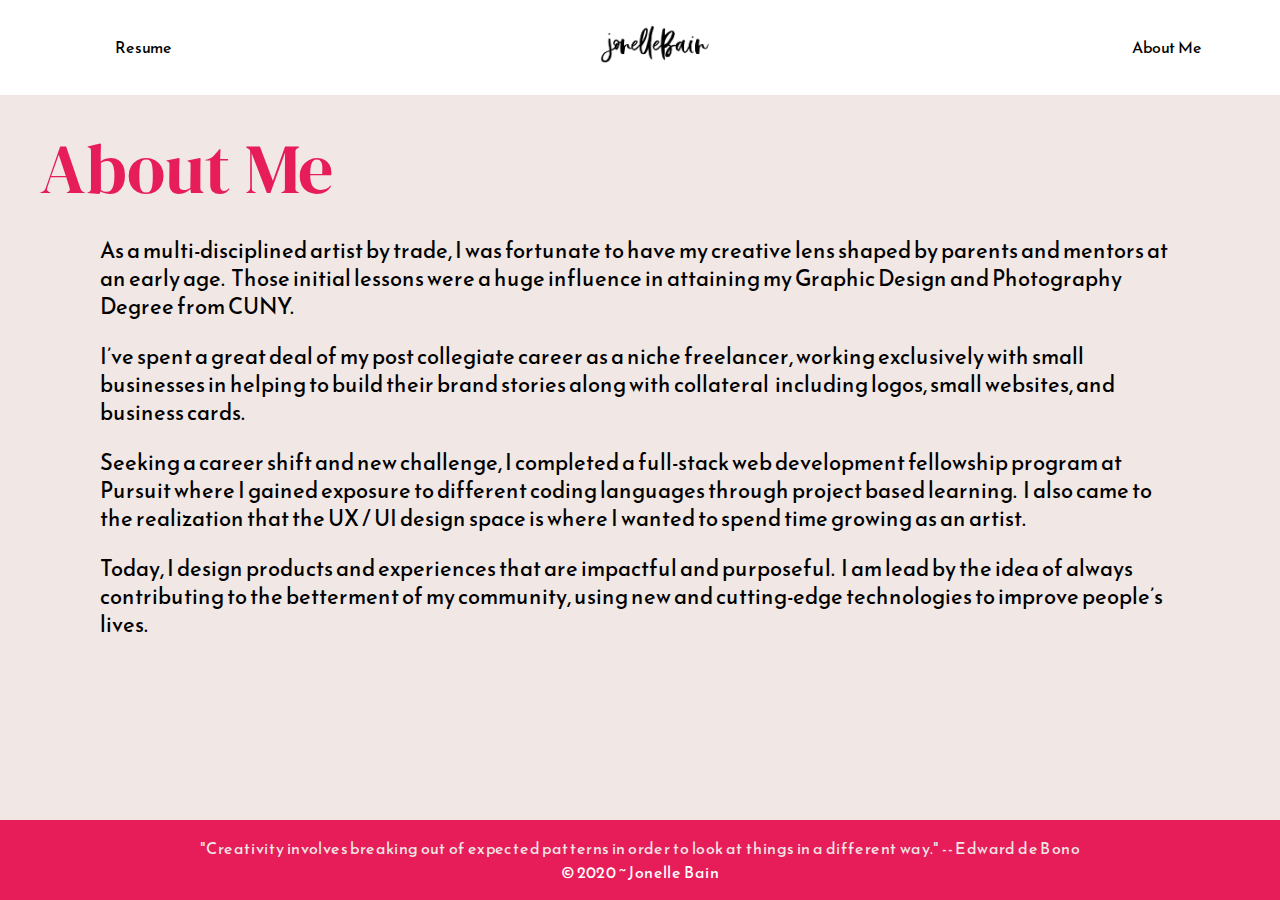
<file: about/aboutMe.html>
<!DOCTYPE html>
<html lang="en">

<head>
    <meta charset="UTF-8">
    <meta name="viewport" content="width=device-width, initial-scale=1.0">
    <meta http-equiv="X-UA-Compatible" content="ie=edge">
    <link href="https://fonts.googleapis.com/css?family=DM+Sans|DM+Serif+Display|Reem+Kufi&display=swap"
        rel="stylesheet" />

    <link rel="stylesheet" href="about.css" />

    <title>About Jonelle</title>
</head>

<body>
    <nav class="navbar">
        <a href="https://docs.google.com/document/d/e/2PACX-1vQ_VxKY_Ddr_LftyhhQzK3ualOPqGPljXxL4kWaIz06QAZMwsMx9rKuObg8sZHqC1s8THgKC-KPDxnH/pub"
            class="nav-word">Resume</a>

        <a href="../index.html"><img src="../images/personalLogo.png" width="120" height="auto" alt="home" />
        </a>

        <a href="../about/aboutMe.html" class="nav-word">About Me</a>
    </nav>

    <div class="container">
        <div class="aboutMe">About Me</div>

        <div class="bio">
            <p>As a multi-disciplined artist by trade, I was fortunate to have my creative lens shaped by parents and
                mentors at an early age.  Those initial lessons were a huge influence in attaining my Graphic Design and
                Photography Degree from CUNY.</p>

            <p>I’ve spent a great deal of my post collegiate career as a niche freelancer, working exclusively with
                small businesses in helping to build their brand stories along with collateral  including logos, small
                websites, and business cards.</p>

            <p>Seeking a career shift and new challenge, I completed a full-stack web development fellowship program at Pursuit
                where I gained exposure to different coding languages through project based learning.  I also came to
                the realization that the UX / UI design space is where I wanted to spend time growing as an artist. </p>

            <p>Today, I design products and experiences that are impactful and purposeful.  I am lead by the idea of
                always contributing to the betterment of my community, using new and cutting-edge technologies to
                improve people’s lives.
            </p>
        </div>


    </div>
    <div class="footer">
        <p>
            <font color="#F1E7E5">"Creativity involves breaking out of expected patterns in order to look at things in a
                different way." -- Edward
                de Bono</font>

            </br>© 2020 ~ Jonelle Bain
    </div>




</body>

</html>
</file>
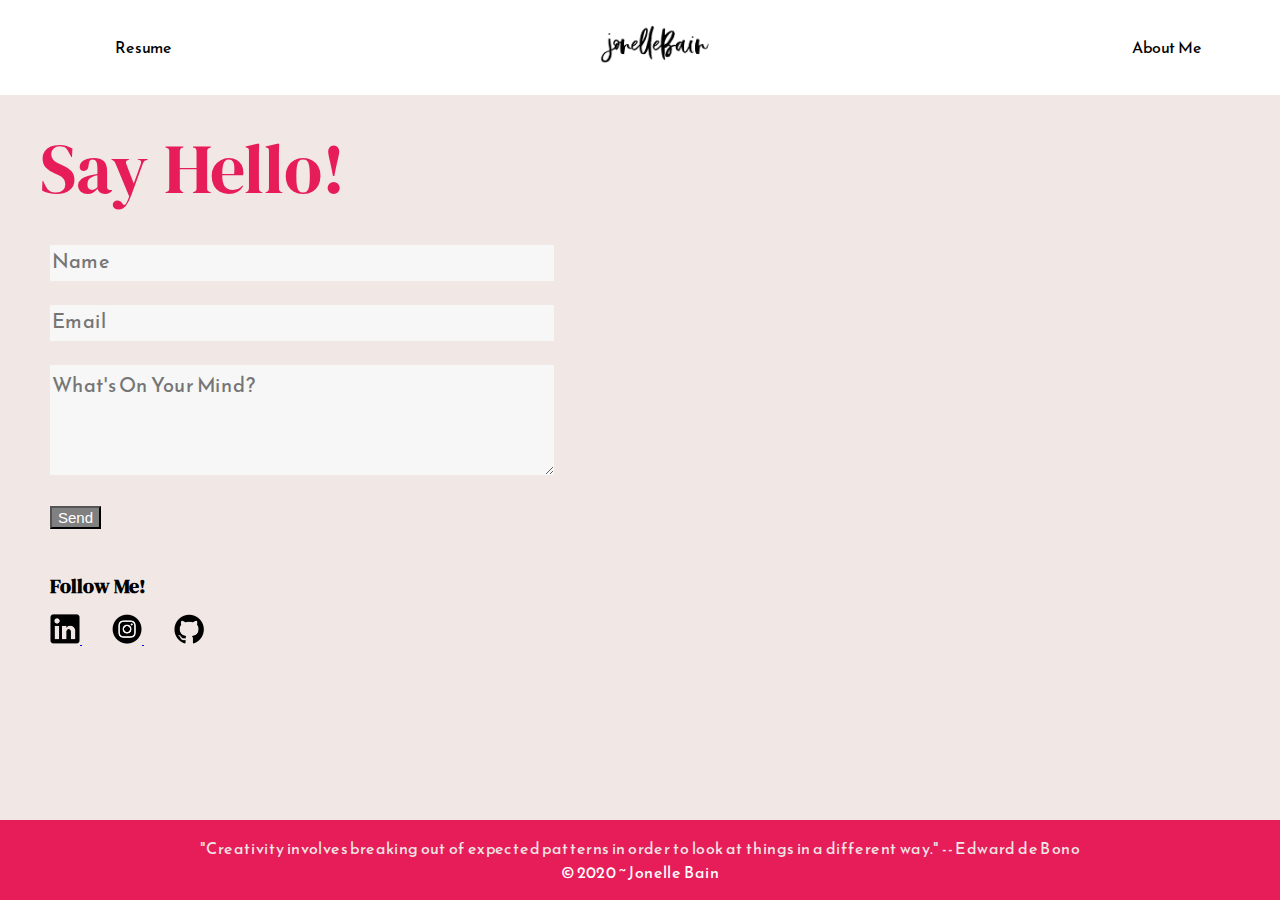
<file: contact/contact.html>
<!DOCTYPE html>
<html lang="en">

<head>
    <meta charset="UTF-8">
    <meta name="viewport" content="width=device-width, initial-scale=1.0">
    <meta http-equiv="X-UA-Compatible" content="ie=edge">
    <link href="https://fonts.googleapis.com/css?family=DM+Sans|DM+Serif+Display|Reem+Kufi&display=swap"
        rel="stylesheet" />

    <link rel="stylesheet" href="contact.css" />

    <title>Say Hello!</title>
</head>

<body>
    <nav class="navbar">
        <a href="https://docs.google.com/document/d/e/2PACX-1vQ_VxKY_Ddr_LftyhhQzK3ualOPqGPljXxL4kWaIz06QAZMwsMx9rKuObg8sZHqC1s8THgKC-KPDxnH/pub"
            class="nav-word">Resume</a>

        <a href="../index.html"><img src="../images/personalLogo.png" width="120" height="auto" alt="home" />
        </a>

        <a href="../about/aboutMe.html" class="nav-word">About Me</a>
    </nav>

<div class="container">
    <div class="sayhello">Say Hello!</div>

    <div class="hello_form">
        <form action="https://formspree.io/mayjjnnn" method="POST">
            <label>
                <input type="text" name="name" placeholder="Name">
            </label>
            </br>
            </br>

            <label>
                <input type="text" name="_replyto" placeholder="Email">
            </label>
            </br>
            </br>

            <label>
                <textarea name="message" placeholder="What's On Your Mind?"></textarea>
            </label>
            </br>
            </br>

            <button type="submit">Send</button>
        </form>
    </div>
</section>

    <h1>Follow Me!</h1>
    <div class="follow">
        
        <a href="https://www.linkedin.com/in/jonelle-bain/"> <img src="../projectpage/images/linkedin.png" width="30px"
                height="auto" alt="linkedIn" />
        </a>
        <a href="https://www.instagram.com/djnovah/"> <img src="../projectpage/images/instagram.png" width="30px"
                height="auto" alt="instagram" />
        </a>
        <a href="https://www.github.com/jbain424/"> <img src="../projectpage/images/github.png" width="30px"
            height="auto" alt="instagram" />
    </a>


    </div>

    <div class="footer">
        <p>
            <font color="#F1E7E5">"Creativity involves breaking out of expected patterns in order to look at things in a
                different way." -- Edward de Bono</font>

            </br>© 2020 ~ Jonelle Bain
        </p>
    </div>

</body>

</html>
</file>
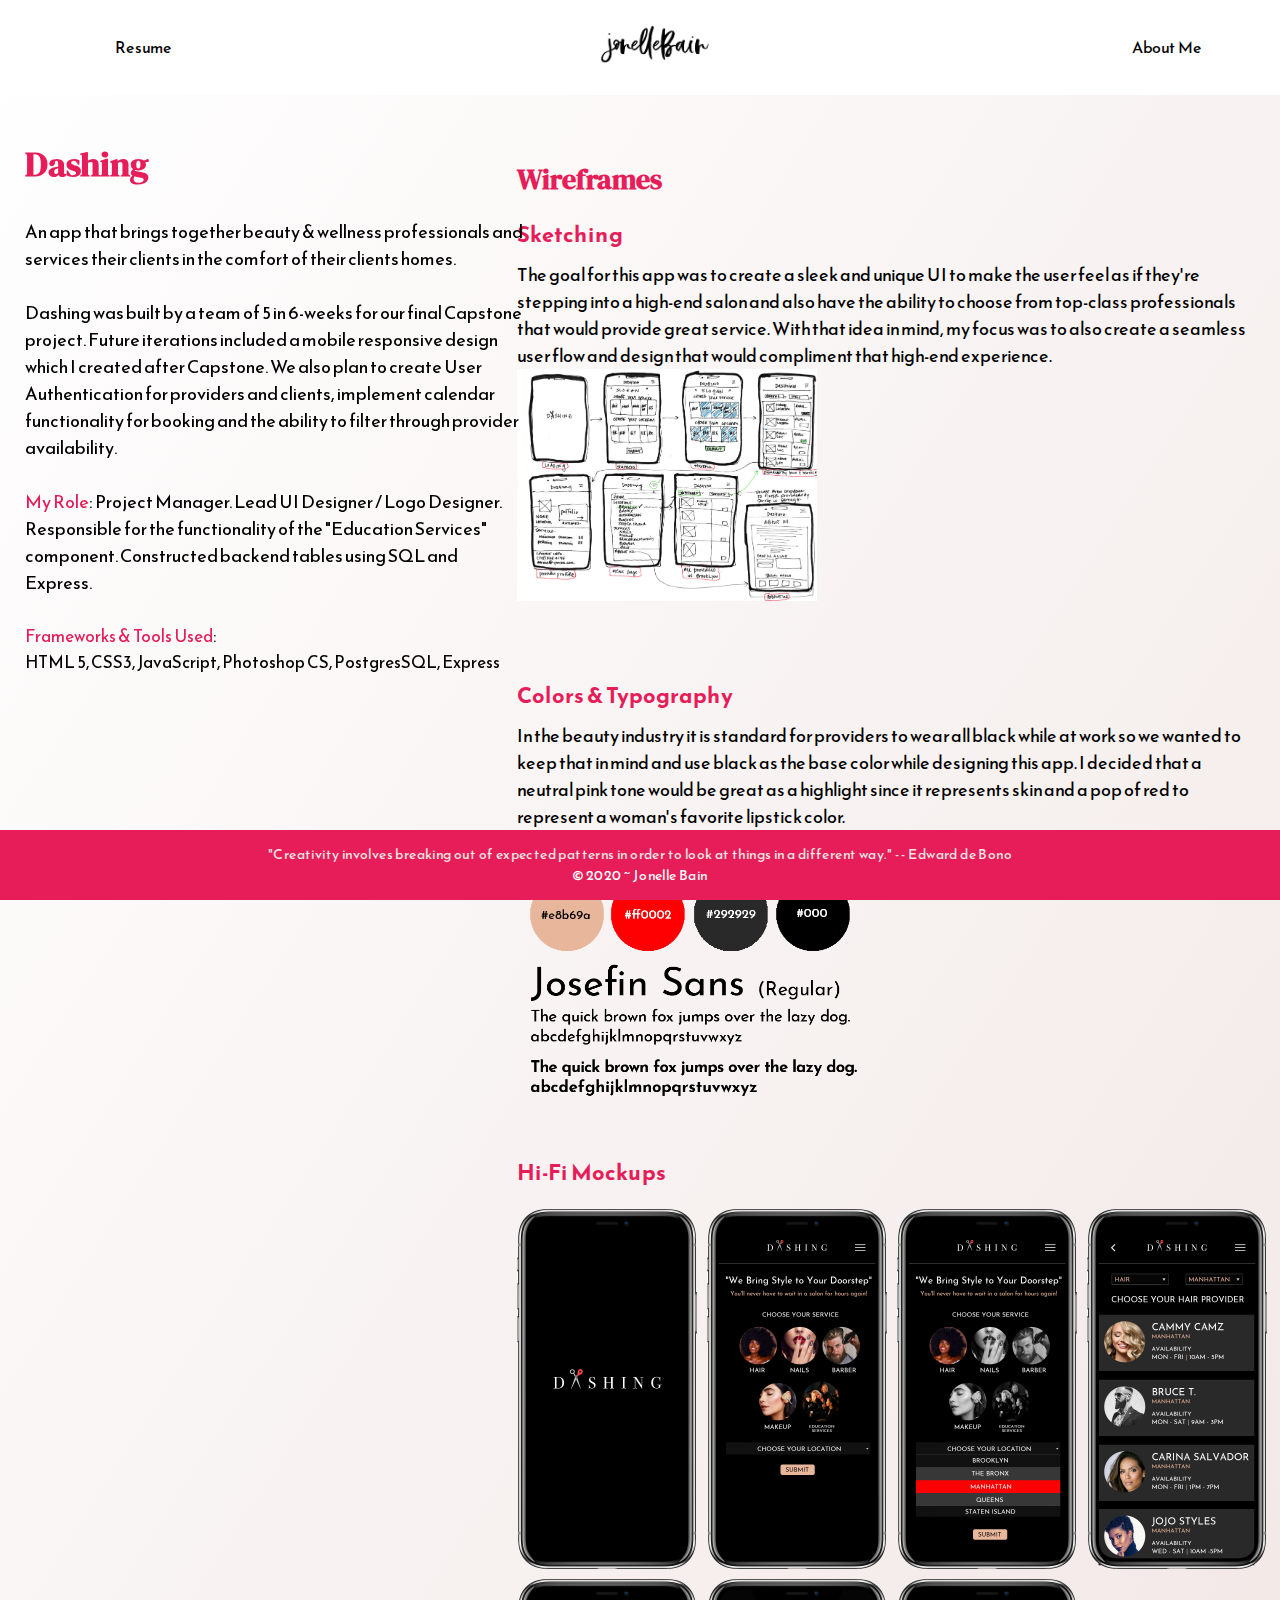
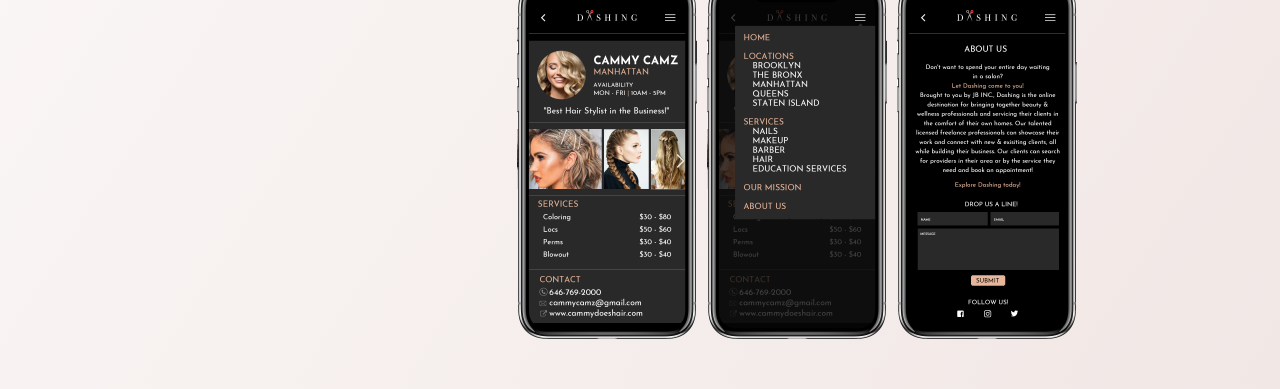
<file: projectpage/dashing.html>
<!DOCTYPE html>
<html lang="en">

<head>
    <meta charset="UTF-8">
    <meta name="viewport" content="width=device-width, initial-scale=1.0">
    <meta http-equiv="X-UA-Compatible" content="ie=edge">
    <link href="https://fonts.googleapis.com/css?family=DM+Sans|DM+Serif+Display|Reem+Kufi&display=swap"
        rel="stylesheet" />
    <title>Dashing</title>
    <link rel="stylesheet" href="project_style.css" />
    <link rel="next" href="index.html" />
</head>

<body>

    <nav class="navbar">
        <a href="https://docs.google.com/document/d/e/2PACX-1vQ_VxKY_Ddr_LftyhhQzK3ualOPqGPljXxL4kWaIz06QAZMwsMx9rKuObg8sZHqC1s8THgKC-KPDxnH/pub"
            class="nav-word">Resume</a>

        <a href="../index.html"><img src="../images/personalLogo.png" width="120" height="auto" alt="home" />
        </a>

        <a href="../about/aboutMe.html" class="nav-word">About Me</a>
    </nav>


    <div class="project-container">
        <section class="left-side">
            <div class="container">
                <h1 class="project-title"> Dashing </h1>
                <p class="info">
                    An app that brings together beauty & wellness professionals and services their clients in the
                    comfort of
                    their clients homes.
                    </br>
                    </br>
                    Dashing was built by a team of 5 in 6-weeks for our final Capstone project. Future iterations
                    included a mobile
                    responsive design which I created after Capstone. We also plan to create User Authentication for
                    providers and clients,
                    implement calendar functionality for booking and the ability to filter through provider
                    availability.
                    </br>
                    </br>

                    <font color="#e61d59">My Role</font>: Project Manager. Lead UI Designer / Logo Designer.
                    Responsible for the functionality of the "Education Services" component. Constructed backend tables
                    using SQL and Express.
                    </br>
                    </br>
                </p>

                <div class="frameworks">
                    <p>
                        <font color="#e61d59">Frameworks & Tools Used</font>:</br>
                        HTML 5, CSS3, JavaScript, Photoshop CS, PostgresSQL, Express
                    </p>

                </div>
            </div>
        </section>

        <section class="right-side">
            <div class="wireframes">
                <h2>Wireframes</h2>

                <div id="info">
                    <h3>Sketching</h3>

                    <p class="wireframe-info">The goal for this app was to create a sleek and unique UI to make the user
                        feel as if they're stepping into a high-end salon and also have the ability to choose from
                        top-class professionals that would provide great service. With that idea in mind, my focus was
                        to also create a seamless user flow and design that would compliment that high-end experience.
                    </p>
                </div>

                <div class="dashing_sketch">
                    <img src="images/dashing_sketch.jpg" alt="dash_sketch" width="1000px" height="auto" />
                    <!-- <img src="images/2.png" alt="iphone11" width="150px" height="auto" />
                    <img src="images/3.png" alt="iphone11" width="150px" height="auto" />
                    <img src="images/4.png" alt="iphone11" width="150px" height="auto" /> -->
                </div>
            </div>

            <p class="colorsType">
                <h3>Colors & Typography</h3>

                <p class="wireframe-info">In the beauty industry it is standard for providers to wear all black while at
                    work so we
                    wanted to keep that in mind and use black as the base color while designing this app. I decided that
                    a neutral pink tone would be great as a highlight since it represents skin and a pop of red to
                    represent a woman's favorite lipstick color. </p>

                <div id="CT-img"> <img src="images/dashing_c&t.png" alt="Colors & Type" width="300px" height="auto">
                </div>
    


    <div class="mockups">
        <div id="info">
            <h3>Hi-Fi Mockups</h3>
        </div>

        <div class="iPhones">
            <img src="images/D1.png" alt="iphone11" width="150px" height="auto" />
            <img src="images/D2.png" alt="iphone11" width="150px" height="auto" />
            <img src="images/D3.png" alt="iphone11" width="150px" height="auto" />
            <img src="images/D4.png" alt="iphone11" width="150px" height="auto" />
            <img src="images/D5.png" alt="iphone11" width="150px" height="auto" />
            <img src="images/D6.png" alt="iphone11" width="150px" height="auto" />
            <img src="images/D7.png" alt="iphone11" width="150px" height="auto" />
        </div>
    </div>
    </section>
    </div>
    </div>
</div>


    <div class="footer">
        <p>
            <font color="#F1E7E5">"Creativity involves breaking out of expected patterns in order to look at things in a
                different way." -- Edward de Bono</font>

            </br>© 2020 ~ Jonelle Bain
        </p>
    </div>
</body>



</html>
</file>
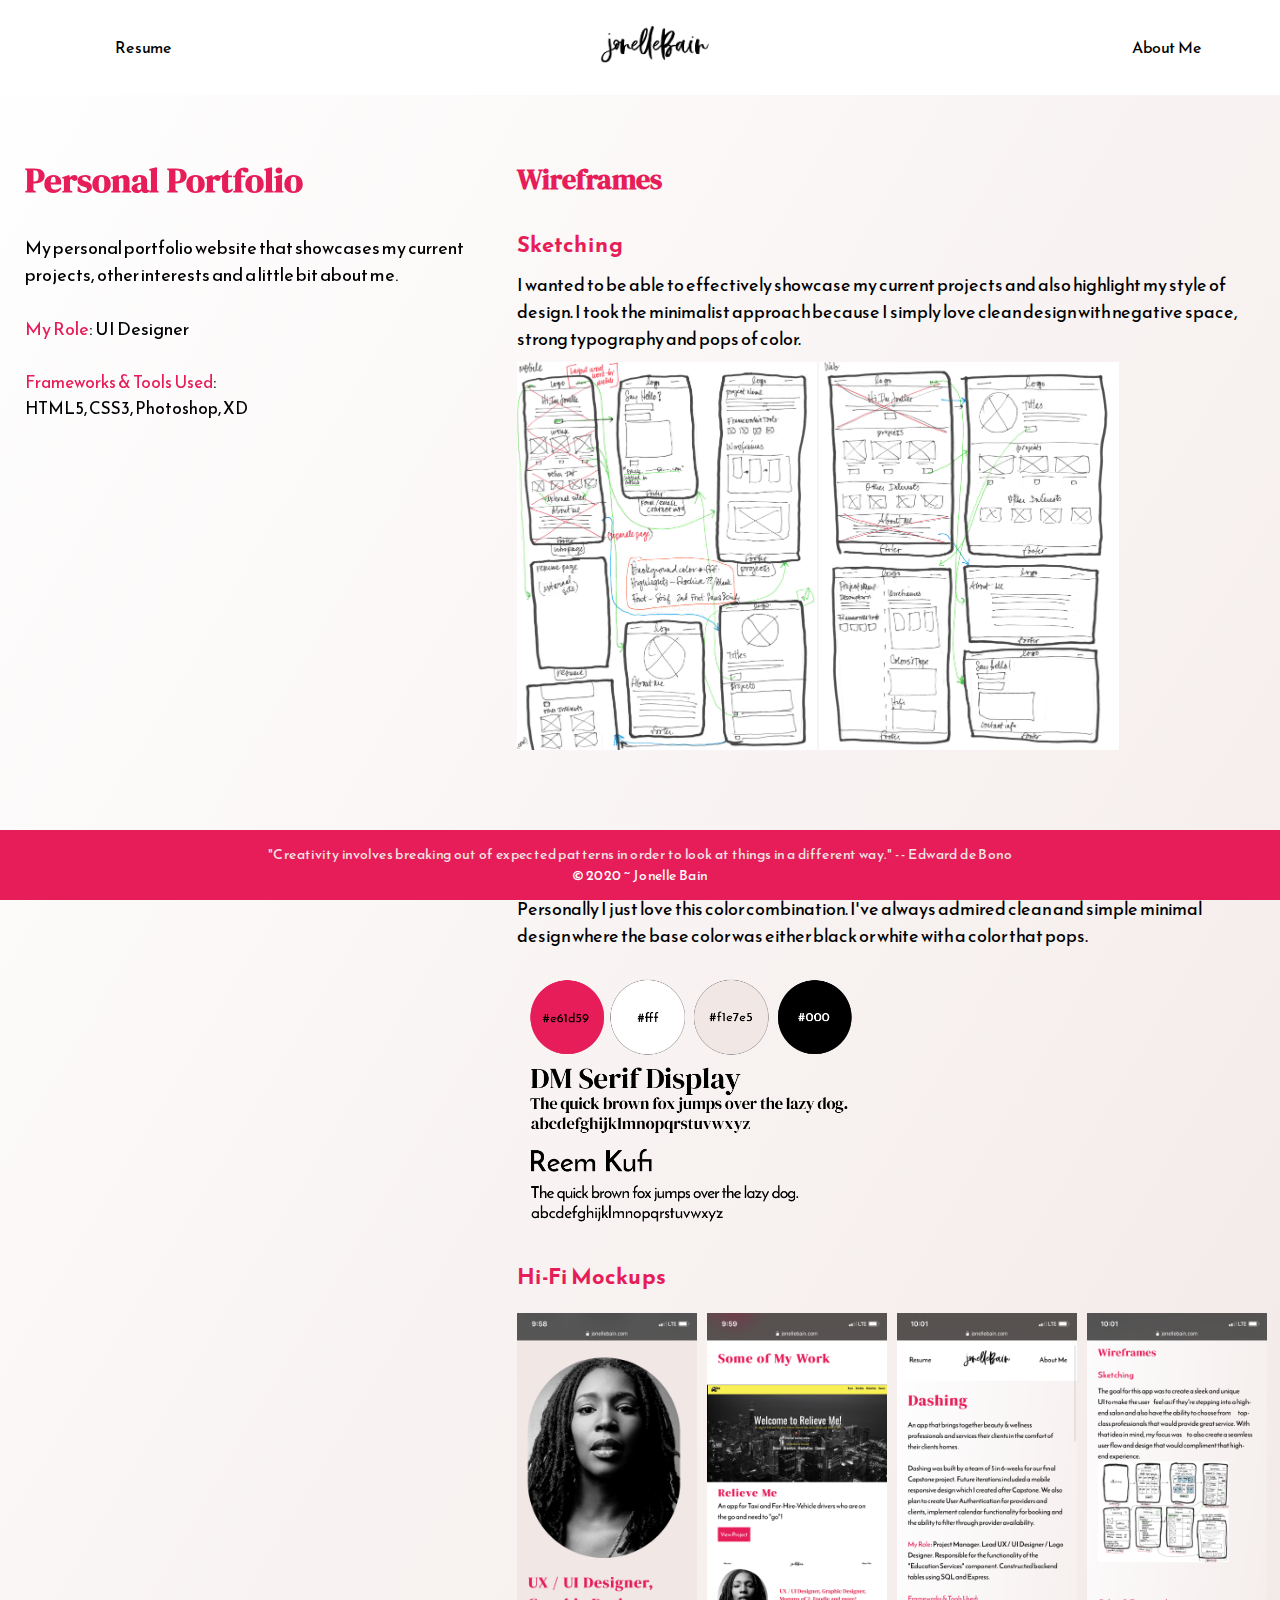
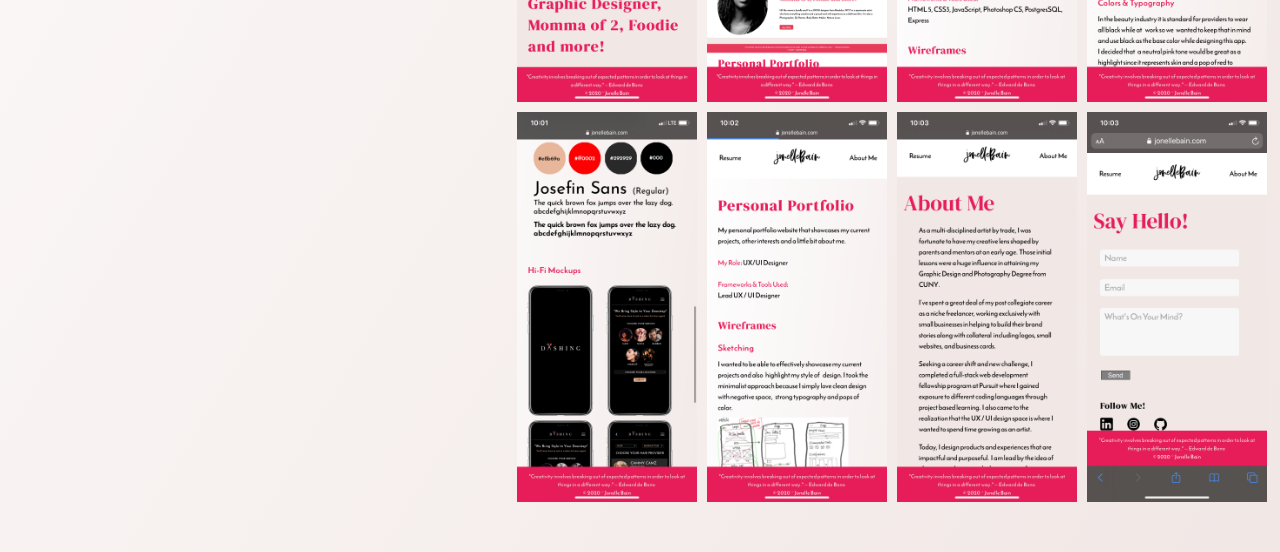
<file: projectpage/portfolio.html>
<!DOCTYPE html>
<html lang="en">

<head>
    <meta charset="UTF-8">
    <meta name="viewport" content="width=device-width, initial-scale=1.0">
    <meta http-equiv="X-UA-Compatible" content="ie=edge">
    <link href="https://fonts.googleapis.com/css?family=DM+Sans|DM+Serif+Display|Reem+Kufi&display=swap"
        rel="stylesheet" />
    <title>Personal Portfolio</title>
    <link rel="stylesheet" href="project_style.css" />
    <link rel="next" href="index.html" />
</head>

<body>
    <nav class="navbar">
        <a href="https://docs.google.com/document/d/e/2PACX-1vQ_VxKY_Ddr_LftyhhQzK3ualOPqGPljXxL4kWaIz06QAZMwsMx9rKuObg8sZHqC1s8THgKC-KPDxnH/pub"
            class="nav-word">Resume</a>

        <a href="../index.html"><img src="../images/personalLogo.png" width="120" height="auto" alt="home" />
        </a>

        <a href="../about/aboutMe.html" class="nav-word">About Me</a>
    </nav>


    <div class="project-container">
        <section class="left-side">
            <p class="container">
                <h1 class="project-title">
                    Personal Portfolio
                </h1>
                <p class="info">
                    My personal portfolio website that showcases my current projects, other interests and a little bit
                    about me.
                    </br>
                    </br>
                    <font color="#e61d59">My Role</font>: UI Designer
                    </br>
                    </br>
                </p>
                <div class="frameworks">
                    <p>
                        <font color="#e61d59">Frameworks & Tools Used</font>:</br> HTML5, CSS3, Photoshop, XD
                    </p>
                </div>

        </section>

        <section class="right-side">
            <div class="wireframes">
                <h2>Wireframes</h2>

                <div class="info">
                    <h3>Sketching</h3>

                    <p class="wireframe-info">I wanted to be able to effectively showcase my current projects and also
                        highlight my style of
                        design. I took the minimalist approach because I simply love clean design with negative space,
                        strong typography and pops of color.</p>
                </div>

                <div class="mobile_sketch">
                    <img src="images/mobileSketch.jpg" alt="mobile_sketch" width="300px" height="auto" />
                    <img src="images/webSketch.jpg" alt="web_sketch" width="300px" height="auto" />
                    </br>
                    </br>
                </div>

            </div>

            <p class="colorsType">
                <h3>Colors & Typography</h3>

                <p class="wireframe-info">Personally I just love this color combination. I've always admired clean and
                    simple minimal
                    design where the base color was either black or white with a color that pops. </p>
                </br>


                <div id="CT-img"> <img src="images/portfolio_c&t.png" alt="Colors & Type" width="300px" height="auto">
                </div>
  


    <div class="mockups">
        <div id="info">
            <h3>Hi-Fi Mockups</h3>
        </div>

        <div class="iPhones">

            <img src="images/IMG_9736.PNG" alt="iphone11" width="150px" height="auto" />
            <img src="images/IMG_9737.PNG" alt="iphone11" width="150px" height="auto" />
            <img src="images/IMG_9738.PNG" alt="iphone11" width="150px" height="auto" />
            <img src="images/IMG_9739.PNG" alt="iphone11" width="150px" height="auto" />
            <img src="images/IMG_9740.PNG" alt="iphone11" width="150px" height="auto" />
            <img src="images/IMG_9741.PNG" alt="iphone11" width="150px" height="auto" />
            <img src="images/IMG_9743.PNG" alt="iphone11" width="150px" height="auto" />
            <img src="images/IMG_9744.PNG" alt="iphone11" width="150px" height="auto" />
        </div>

        <!-- <div class="webGifs">
            <img src="" alt="web" width="350px" height="auto" /> -->

        </div>
    </div>
    </section>
    </div>
</div>

    </div>


    <div class="footer">
        <p>
            <font color="#F1E7E5">"Creativity involves breaking out of expected patterns in order to look at things in a
                different way." -- Edward
                de Bono</font>

            </br>© 2020 ~ Jonelle Bain
        </p>
    </div>
</body>

</html>
</file>
<file: about/about.css>
html,
body {
  max-width: 100%;
  overflow-x: hidden;
  padding: 0;
  margin: 0;
  font-family: "Reem Kufi", sans-serif;
  background-color: #f1e7e5;
}

.navbar {
  background: #fff;
  text-align: center;
  padding: 25px 15px;
  display: grid;
  grid-template-columns: 20% 60% 20%;
}


a:active {
  color: #e61d59;
}

.nav-word {
  padding-top: 10px;
  text-decoration: none;
  color: #000;
}

.aboutMe {
  font-family: "DM Serif Display", serif;
  padding-left: 15px;
  padding-top: 25px;
  color: #e61d59;
  font-size: 50px;
}


.bio {
  padding: 0px 50px 150px 50px;
  text-align: left;
}

.bio p {
  font-size: 16px; 
  font-family: "Reem Kufi", sans-serif;
}

.footer {
  position: fixed;
  left: 0;
  bottom: 0;
  width: 100%;
  background-color: #e61d59;
}

.footer p {
  color: white;
  text-align: center;
  padding-left: 20px;
  padding-right: 20px;
  font-family: "Reem Kufi", sans-serif;
  font-size: 12px;
  letter-spacing: 0.4px;
}


@media (min-width: 700px) {
  html,
  body {
    max-width: 100%;
    overflow-x: hidden;
    padding: 0;
    margin: 0;
  }

  .navbar {
    position: fixed;
    overflow: hidden;
    z-index: 1;
    width: 100%;
  }

  .aboutMe {
    font-family: "DM Serif Display", serif;
    height: 75px;
    padding-top: 120px;
    padding-left: 40px;
    color: #e61d59;
    font-size: 70px;
  }
  
  .bio {
    padding: 20px 100px 100px 100px;
    text-align: left;

  }
  
  .bio p {
    font-size: 22px; 
    line-height: 28px;
    font-family: "Reem Kufi", sans-serif;
  }

  .footer {
    position: fixed;
    left: 0;
    bottom: 0;
    width: 100%;
    background-color: #e61d59;
  }

  .footer p {
    color: white;
    text-align: center;
    padding-left: 20px;
    padding-right: 20px;
    font-family: "Reem Kufi", sans-serif;
    font-size: 16px;
    letter-spacing: 0.4px;
  }
}

@media (min-width: 1000px) {
  html,
  body {
    max-width: 100%;
    overflow-x: hidden;
    padding: 0;
    margin: 0;
  }

  .navbar {
    position: fixed;
    overflow: hidden;
    z-index: 1;
    width: 100%;
  }

  .aboutMe {
    font-family: "DM Serif Display", serif;
    height: 75px;
    padding-top: 120px;
    padding-left: 40px;
    color: #e61d59;
    font-size: 70px;
  }
  
  .bio {
    padding: 20px 100px 100px 100px;
    text-align: left;

  }
  
  .bio p {
    font-size: 22px;
    line-height: 28px; 
    font-family: "Reem Kufi", sans-serif;
  }

  .footer {
    position: fixed;
    left: 0;
    bottom: 0;
    width: 100%;
    background-color: #e61d59;
  }

  .footer p {
    color: white;
    text-align: center;
    padding-left: 20px;
    padding-right: 20px;
    font-family: "Reem Kufi", sans-serif;
    font-size: 16px;
    letter-spacing: 0.4px;
  }
}
</file>
<file: contact/contact.css>
html,
body {
  max-width: 100%;
  overflow-x: hidden;
  padding: 0;
  margin: 0;
  font-family: "Reem Kufi", sans-serif;
  background-color: #f1e7e5;
}

.navbar {
  background: #fff;
  text-align: center;
  padding: 25px 15px;
  display: grid;
  grid-template-columns: 20% 60% 20%;
}


a:active {
  color: #e61d59;
}

.nav-word {
  padding-top: 10px;
  text-decoration: none;
  color: #000;
}


.sayhello {
  font-family: "DM Serif Display", serif;
  padding-left: 15px;
  padding-top: 25px;
  color: #e61d59;
  font-size: 50px;
}

.hello_form {
  padding: 30px 30px 0 30px;
}

.hello_form input {
  width: 300px;
  background-color: #f7f7f7;
  border: hidden;
  padding-bottom: 5px;
  font-size: 20px;
  font-family: "Reem Kufi", sans-serif;
}

.hello_form textarea {
  padding-top: 5px;
  width: 300px;
  height: 100px;
  background-color: #f7f7f7;
  border: hidden;
  font-size: 20px;
  font-family: "Reem Kufi", sans-serif;
  padding-bottom: 5px;
}

button {
  background-color: grey;
  color: white;
  font-size: 15px;
}

h1 {
  font-family: "DM Serif Display", serif;
  font-size: 20px;
  padding-left: 30px;
  padding-top: 30px;
}

.follow a {
  padding-left: 30px;
}

.footer {
  position: fixed;
  left: 0;
  bottom: 0;
  width: 100%;
  background-color: #e61d59;
}

.footer p {
  color: white;
  text-align: center;
  padding-left: 20px;
  padding-right: 20px;
  font-family: "Reem Kufi", sans-serif;
  font-size: 12px;
  letter-spacing: 0.4px;
}

@media (min-width: 1000px) {
  html,
  body {
    max-width: 100%;
    overflow-x: hidden;
    padding: 0;
    margin: 0;
  }
  .navbar {
    position: fixed;
    overflow: hidden;
    z-index: 1;
    width: 100%;
  }

  
  .sayhello {
    font-family: "DM Serif Display", serif;
    height: 75px;
    padding-top: 120px;
    padding-left: 40px;
    color: #e61d59;
    font-size: 70px;
  }

  .hello_form{
    padding-top: 50px;
    padding-left: 50px;
  }

  .hello_form input {
    width: 500px;
    background-color: #f7f7f7;
    border: hidden;
    padding-bottom: 5px;
    font-size: 20px;
    font-family: "Reem Kufi", sans-serif;
  }

  .hello_form textarea {
    padding-top: 5px;
    width: 500px;
    height: 100px;
    background-color: #f7f7f7;
    border: hidden;
    font-size: 20px;
    font-family: "Reem Kufi", sans-serif;
    padding-bottom: 5px;
  }

  button {
    background-color: grey;
    color: white;
    font-size: 15px;
  }

 h1 {
    font-family: "DM Serif Display", serif;
    font-size: 20px;
    padding-left: 50px;
    padding-top: 30px;
  }

  .follow  {
    padding-left: 20px;
  }

  .footer {
    position: fixed;
    left: 0;
    bottom: 0;
    width: 100%;
    background-color: #e61d59;
  }

  .footer p {
    color: white;
    text-align: center;
    padding-left: 20px;
    padding-right: 20px;
    font-family: "Reem Kufi", sans-serif;
    font-size: 16px;
    letter-spacing: 0.4px;
  }
}
</file>
<file: projectpage/project_style.css>
/* MOBILE */
html,
body {
  max-width: 100%;
  margin: 0;
  overflow-x: hidden;
  font-family: "Reem Kufi", sans-serif;
  background-color: #f1e7e5;
  background-image: linear-gradient(to bottom right, #fff, #f1e7e5);
}

/* NAVBAR */
.navbar {
  background: #fff;
  text-align: center;
  padding: 25px 15px;
  display: grid;
  grid-template-columns: 20% 60% 20%;
}

a:active {
  color: #e61d59;
}

.nav-word {
  padding-top: 10px;
  text-decoration: none;
  color: #000;
  margin: 0;
  text-align: center;
}

/* LEFTSIDE CONTENT */

.project-container {
  margin: 0;
  padding: 0 25px 0px 25px;
}

.project-title {
  color: #e61d59;
  font-family: "DM Serif Display", serif;
  font-size: 35px;
  margin: 0;
  padding-bottom: 20px;
  padding-top: 20px;
}

.info {
  font-size: 16px;
  margin: 0;
}

.frameworks p {
  margin: 0;
}

/* RIGHTSIDE */

.right-side {
  /* padding: 0 25px; */
  margin: 0;
}

/* #title {
  color: #e61d59;
  font-family: "DM Serif Display", serif;
  font-size: 30px;
  margin: 0;
} */

.wireframes {
  padding-top: 40px;
}

h2 {
  color: #e61d59;
  font-family: "DM Serif Display", serif;
  margin: 0;
}

h3 {
  color: #e61d59;
  font-family: "Reem Kufi", sans-serif;
  margin: 0;
  padding-top: 20px;
}

.wireframe-info {
  margin: 0;
  font-size: 16px;
  padding-top: 10px;
}

.iPhones {
  display: grid;
  grid-template-columns: 1fr 1fr;
  grid-row-gap: 10px;
  padding-top: 20px;
}

.iPhones img {
  width: 150px;
}

/* PERSONAL PORTFOLIO */

.mobile_sketch {
  margin: 0;
  padding-top: 10px;
}

.webGifs {
  display: grid;
  grid-template-rows: 1fr 1fr;
  grid-row-gap: 30px;
  padding-top: 30px;
}

.colorsType {
  padding-top: 20px;
  font-family: "Reem Kufi", sans-serif;
}

#CT-img img {
  width: 350px;
}

.mockups {
  padding-bottom: 50px;
}

/* DASHING */
.dashing_sketch img {
  width: 300px;
}

/* FOOTER */

.footer {
  position: fixed;
  left: 0;
  bottom: 0;
  width: 100%;
  background-color: #e61d59;
}

.footer p {
  color: white;
  text-align: center;
  padding-left: 20px;
  padding-right: 20px;
  font-family: "Reem Kufi", sans-serif;
  font-size: 12px;
  letter-spacing: 0.4px;
}

/* Media Queries */

@media (min-width: 500px) {
  .mockups .iPhones {
    display: grid;
    grid-template-columns: 1fr 1fr;
  }
  .iPhones img {
    width: 200px;
    height: auto;
  }
}

@media (min-width: 700px) {
  html,
  body {
    background-color: #f1e7e5;
  }

  .navbar {
    position: fixed;
    overflow: hidden;
    z-index: 1;
    width: 100%;
    padding: 25px 15px;
  }

  .project-container {
    display: grid;
    grid-template-columns: 40% 60%;
    padding-top: 120px;

  }

  .left-side {
    grid-column: 1/2;
    position: fixed;
    width: 250px;
    padding-bottom: 100px;
    margin: 0;
  }

  .project-title {
    margin: 0;
  }

  .frameworks p {
    margin: 0;
    font-size: 15px;
  }

  .info {
    font-size: 15px;
  }

  .right-side {
    grid-column: 2/2;
  }

  .wireframe-info p {
    font-size: 15px;
  }

  .mockups .iPhones {
    display: grid;
    grid-template-columns: 1fr 1fr;
  }

  .iPhones img {
    width: 175px;
    height: auto;
  }

  .footer p {
    color: white;
    text-align: center;
    padding-left: 20px;
    padding-right: 20px;
    font-family: "Reem Kufi", sans-serif;
    font-size: 14px;
    letter-spacing: 0.4px;
  }
}

@media (min-width: 900px) {
  html,
  body {
    background-color: #f1e7e5;
  }

  .navbar {
    position: fixed;
    overflow: hidden;
    z-index: 1;
    width: 100%;
    padding: 25px 15px;
  }

  .project-container {
    display: grid;
    grid-template-columns: 40% 60%;
    padding-top: 120px;
  }

  .left-side {
    grid-column: 1/2;
    position: fixed;
    width: 350px;
    padding-bottom: 100px;
    margin: 0;
  }
  .project-title {
    margin: 0;
  }
  .frameworks p {
    margin: 0;
    font-size: 17px;
  }
  .info {
    font-size: 17px;
  }

  .right-side {
    grid-column: 2/2;
  }

  .wireframe-info {
    font-size: 17px;
  }
  .mockups .iPhones {
    display: grid;
    grid-template-columns: 1fr 1fr;
  }

  .iPhones img {
    width: 175px;
    height: auto;
  }

  .footer p {
    color: white;
    text-align: center;
    padding-left: 20px;
    padding-right: 20px;
    font-family: "Reem Kufi", sans-serif;
    font-size: 14px;
    letter-spacing: 0.4px;
  }
}

@media (min-width: 1000px) {
  html,
  body {
    background-color: #f1e7e5;
  }

  .navbar {
    position: fixed;
    overflow: hidden;
    z-index: 1;
    width: 100%;
  }

  .project-container {
    display: grid;
    grid-template-columns: 40% 60%;
    padding-top: 120px;
  }

  .left-side {
    grid-column: 1/2;
    position: fixed;
    width: 400px;
  }

  .info {
    padding-top: 20px;
    font-size: 18px;
  }

  .right-side {
    grid-column: 2/2;
  }

  .wireframe-info p {
    font-size: 18px;
  }

  .mockups .iPhones {
    display: grid;
    grid-template-columns: 1fr 1fr;
  }

  .iPhones img {
    width: 250px;
    height: auto;
  }
}

@media (min-width: 1200px) {
  html,
  body {
    background-color: #f1e7e5;
  }

  .navbar {
    position: fixed;
    overflow: hidden;
    z-index: 1;
    width: 100%;
  }

  .project-container {
    display: grid;
    grid-template-columns: 40% 60%;
    padding-top: 120px;
    padding: 120px 25px 0 25px;
  }

  .left-side {
    grid-column: 1/2;
    position: fixed;
    width: 500px;
  }

  .info {
    padding-top: 10px;
    font-size: 18px;
  }

  .right-side {
    grid-column: 2/2;
  }

  h2 {
    font-size: 28px;
  }

  h3 {
    font-size: 22px;
  }

  .wireframe-info {
    font-size: 18px;
  }

  .mockups .iPhones {
    display: grid;
    grid-template-columns: 1fr 1fr 1fr 1fr;
    grid-column-gap: 10px;
  }

  .iPhones img {
    width: 180px;
    height: auto;
  }
}
</file>
